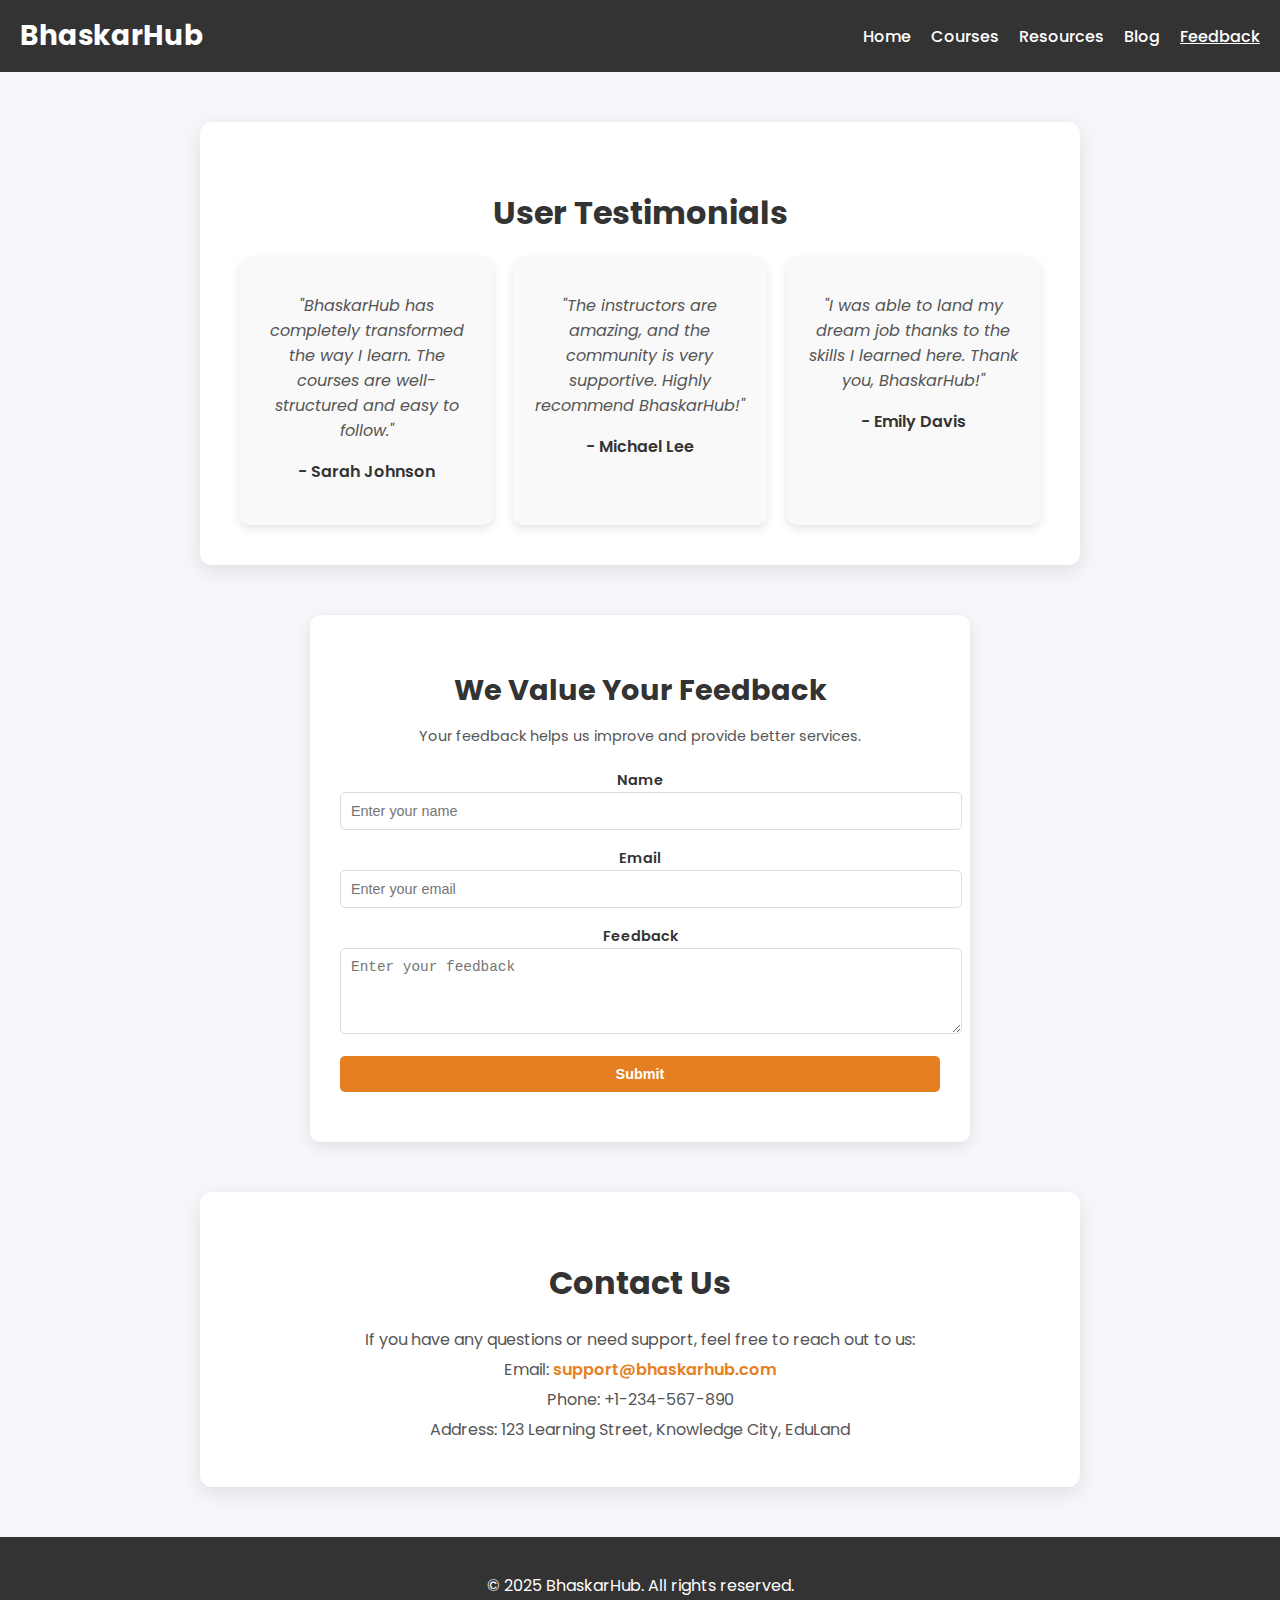
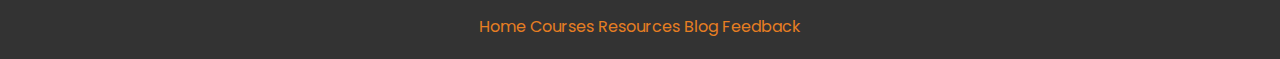
<file: feedback.html>
<!DOCTYPE html>
<html lang="en">

<head>
    <meta charset="UTF-8">
    <meta name="viewport" content="width=device-width, initial-scale=1.0">
    <title>Feedback - BhaskarHub</title>
    <link href="https://fonts.googleapis.com/css2?family=Poppins:wght@400;600&display=swap" rel="stylesheet">
    <style>
        body {
            font-family: 'Poppins', sans-serif;
            margin: 0;
            padding: 0;
            background-color: #f5f7fa;
            color: #333;
        }

        header {
            background-color: #333;
            color: #fff;
            padding: 15px 20px;
            display: flex;
            justify-content: space-between;
            align-items: center;
        }

        header .logo {
            font-size: 28px;
            font-weight: bold;
        }

        nav ul {
            list-style-type: none;
            margin: 0;
            padding: 0;
            display: flex;
        }

        nav ul li {
            margin-left: 20px;
        }

        nav ul li a {
            color: #fff;
            text-decoration: none;
            font-weight: 500;
            transition: color 0.3s ease;
        }

        nav ul li a:hover {
            color: #e67e22;
        }

        nav ul li a.active {
            text-decoration: underline;
        }

        .user-testimonials {
            margin: 50px auto;
            padding: 40px;
            background-color: #fff;
            border-radius: 12px;
            box-shadow: 0 6px 20px rgba(0, 0, 0, 0.1);
            max-width: 800px;
        }

        .user-testimonials h2 {
            text-align: center;
            color: #333;
            margin-bottom: 20px;
            font-size: 2rem;
        }

        .testimonial-grid {
            display: grid;
            grid-template-columns: repeat(auto-fit, minmax(250px, 1fr));
            gap: 20px;
        }

        .testimonial {
            background-color: #f9f9f9;
            padding: 20px;
            border-radius: 10px;
            box-shadow: 0 4px 10px rgba(0, 0, 0, 0.1);
            text-align: center;
        }

        .testimonial p {
            font-style: italic;
            color: #555;
            font-size: 1rem;
        }

        .testimonial h4 {
            margin-top: 10px;
            color: #333;
            font-weight: 600;
        }

        .feedback {
            max-width: 600px;
            margin: 40px auto;
            padding: 30px;
            background-color: #fff;
            border-radius: 10px;
            box-shadow: 0 4px 15px rgba(0, 0, 0, 0.1);
            text-align: center;
        }

        .feedback h2 {
            font-size: 1.8rem;
            color: #333;
            margin-bottom: 10px;
        }

        .feedback p {
            font-size: 0.9rem;
            color: #555;
            margin-bottom: 20px;
        }

        .feedback-form {
            display: flex;
            flex-direction: column;
            gap: 15px;
        }

        .form-group label {
            font-size: 0.9rem;
            font-weight: 600;
            color: #333;
            margin-bottom: 5px;
            text-align: left;
        }

        .form-group input,
        .form-group textarea {
            width: 100%;
            padding: 10px;
            border: 1px solid #ddd;
            border-radius: 5px;
            font-size: 0.9rem;
            transition: border-color 0.3s ease;
        }

        .form-group input:focus,
        .form-group textarea:focus {
            border-color: #e67e22;
            outline: none;
        }

        .cta-button {
            background-color: #e67e22;
            color: white;
            padding: 10px 20px;
            border: none;
            border-radius: 5px;
            font-size: 0.9rem;
            font-weight: 600;
            cursor: pointer;
            transition: background-color 0.3s ease, transform 0.2s ease;
        }

        .cta-button:hover {
            background-color: #d35400;
            transform: scale(1.05);
        }

        .success-message {
            font-size: 0.9rem;
            color: #27ae60;
            margin-top: 15px;
            opacity: 0;
            transition: opacity 0.5s ease;
        }

        .contact-info {
            margin: 50px auto;
            padding: 40px;
            background-color: #fff;
            border-radius: 12px;
            box-shadow: 0 6px 20px rgba(0, 0, 0, 0.1);
            max-width: 800px;
            text-align: center;
        }

        .contact-info h2 {
            margin-bottom: 20px;
            color: #333;
            font-size: 2rem;
        }

        .contact-info p {
            margin: 5px 0;
            color: #555;
            font-size: 1rem;
        }

        .contact-info a {
            color: #e67e22;
            text-decoration: none;
            font-weight: 600;
        }

        .contact-info a:hover {
            text-decoration: underline;
        }

        footer {
            text-align: center;
            padding: 20px;
            background-color: #333;
            color: #fff;
            margin-top: 50px;
        }

        footer a {
            color: #e67e22;
            text-decoration: none;
        }

        footer a:hover {
            text-decoration: underline;
        }
    </style>
</head>

<body>
    <!-- Header -->
    <header>
        <div class="logo">BhaskarHub</div>
        <nav>
            <ul>
                <li><a href="index.html">Home</a></li>
                <li><a href="courses.html">Courses</a></li>
                <li><a href="resources.html">Resources</a></li>
                <li><a href="blog.html">Blog</a></li>
                <li><a href="feedback.html" class="active">Feedback</a></li>
            </ul>
        </nav>
    </header>

    <!-- User Testimonials Section -->
    <section class="user-testimonials">
        <h2>User Testimonials</h2>
        <div class="testimonial-grid">
            <div class="testimonial">
                <p>"BhaskarHub has completely transformed the way I learn. The courses are well-structured and easy to follow."</p>
                <h4>- Sarah Johnson</h4>
            </div>
            <div class="testimonial">
                <p>"The instructors are amazing, and the community is very supportive. Highly recommend BhaskarHub!"</p>
                <h4>- Michael Lee</h4>
            </div>
            <div class="testimonial">
                <p>"I was able to land my dream job thanks to the skills I learned here. Thank you, BhaskarHub!"</p>
                <h4>- Emily Davis</h4>
            </div>
        </div>
    </section>

    <!-- Feedback Section -->
    <section class="feedback">
        <h2>We Value Your Feedback</h2>
        <p>Your feedback helps us improve and provide better services.</p>
        <form id="feedbackForm" class="feedback-form">
            <div class="form-group">
                <label for="name">Name</label>
                <input type="text" id="name" placeholder="Enter your name" required>
            </div>
            <div class="form-group">
                <label for="email">Email</label>
                <input type="email" id="email" placeholder="Enter your email" required>
            </div>
            <div class="form-group">
                <label for="message">Feedback</label>
                <textarea id="message" rows="4" placeholder="Enter your feedback" required></textarea>
            </div>
            <button type="submit" class="cta-button">Submit</button>
        </form>
        <p id="feedbackMessage" class="success-message"></p>
    </section>

    <!-- Contact Information Section -->
    <section class="contact-info">
        <h2>Contact Us</h2>
        <p>If you have any questions or need support, feel free to reach out to us:</p>
        <p>Email: <a href="mailto:support@bhaskarhub.com">support@bhaskarhub.com</a></p>
        <p>Phone: +1-234-567-890</p>
        <p>Address: 123 Learning Street, Knowledge City, EduLand</p>
    </section>

    <!-- Footer -->
    <footer>
        <p>&copy; 2025 BhaskarHub. All rights reserved.</p>
        <div class="footer-links">
            <a href="index.html">Home</a>
            <a href="courses.html">Courses</a>
            <a href="resources.html">Resources</a>
            <a href="blog.html">Blog</a>
            <a href="feedback.html">Feedback</a>
        </div>
    </footer>

    <script>
        document.getElementById('feedbackForm').addEventListener('submit', function (e) {
            e.preventDefault();
            const feedbackMessage = document.getElementById('feedbackMessage');
            feedbackMessage.textContent = 'Thank you for your feedback!';
            feedbackMessage.style.opacity = 1;
            setTimeout(() => {
                feedbackMessage.style.opacity = 0;
                this.reset();
            }, 3000);
        });
    </script>
</body>

</html>
</file>
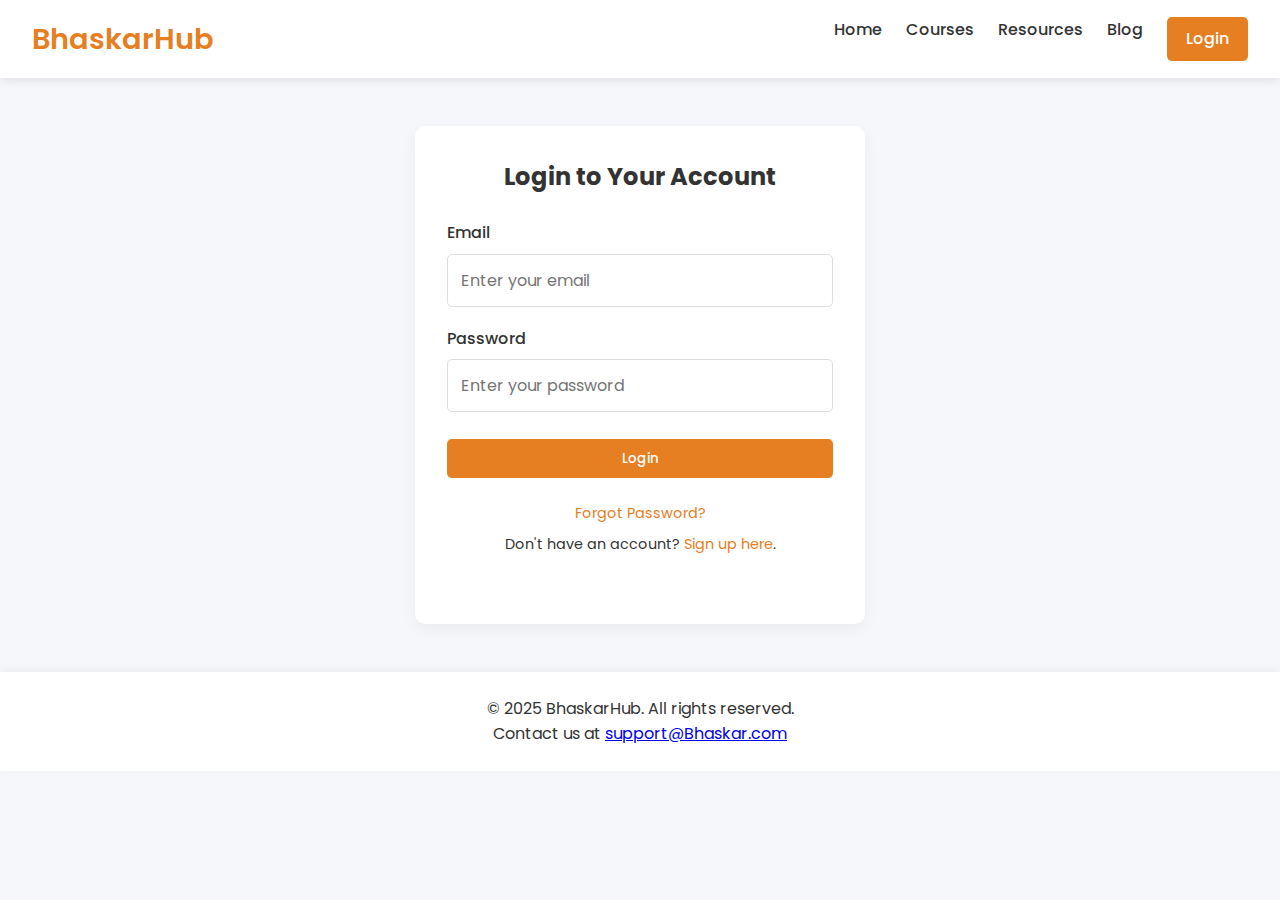
<file: login.html>
<!DOCTYPE html>
<html lang="en">

<head>
    <meta charset="UTF-8">
    <meta name="viewport"="width=device-width, initial-scale=1.0">
    <title>Login - BhaskarHub</title>
    <link rel="stylesheet" href="https://fonts.googleapis.com/css2?family=Poppins:wght@400;600&display=swap">
    <style>
        /* Base Styles */
        * {
            margin: 0;
            padding: 0;
            box-sizing: border-box;
            font-family: 'Poppins', sans-serif;
        }

        body {
            background-color: #f5f7fa;
            color: #333;
            line-height: 1.6;
        }

        /* Header Styles */
        header {
            background-color: #ffffff;
            box-shadow: 0 2px 10px rgba(0, 0, 0, 0.1);
            padding: 1rem 2rem;
            display: flex;
            justify-content: space-between;
            align-items: center;
        }

        .logo {
            font-size: 1.8rem;
            font-weight: 600;
            color: #e67e22;
            animation: logoBounce 2s infinite;
        }

        nav ul {
            display: flex;
            list-style: none;
        }

        nav ul li {
            margin-left: 1.5rem;
        }

        nav ul li a {
            text-decoration: none;
            color: #333;
            font-weight: 500;
            transition: color 0.3s;
        }

        nav ul li a:hover {
            color: #e67e22;
        }

        /* Button Styles */
        .cta-button {
            background-color: #e67e22;
            color: white;
            border: none;
            padding: 0.6rem 1.2rem;
            border-radius: 5px;
            font-weight: 500;
            cursor: pointer;
            transition: background-color 0.3s;
            text-decoration: none;
            display: inline-block;
        }

        /* Login Section Styles */
        .login {
            max-width: 450px;
            margin: 3rem auto;
            padding: 2rem;
            background-color: #ffffff;
            border-radius: 10px;
            box-shadow: 0 5px 15px rgba(0, 0, 0, 0.05);
        }

        .login h2 {
            text-align: center;
            margin-bottom: 1.5rem;
            color: #333;
        }

        .login-form {
            display: flex;
            flex-direction: column;
        }

        .form-group {
            margin-bottom: 1.2rem;
        }

        .form-group label {
            display: block;
            margin-bottom: 0.5rem;
            font-weight: 500;
        }

        .form-group input {
            width: 100%;
            padding: 0.8rem;
            border: 1px solid #ddd;
            border-radius: 5px;
            font-size: 1rem;
            transition: border-color 0.3s;
        }

        .form-group input:focus {
            outline: none;
            border-color: #e67e22;
        }

        .login-options {
            margin-top: 1.5rem;
            text-align: center;
            font-size: 0.9rem;
        }

        .login-options a {
            color: #e67e22;
            text-decoration: none;
            transition: color 0.3s;
        }

        .login-options a:hover {
            text-decoration: underline;
        }

        .login-options p {
            margin-top: 0.5rem;
        }

        /* Error Message Styles */
        .error-message {
            color: #e74c3c;
            margin-top: 1rem;
            text-align: center;
            font-size: 0.9rem;
            min-height: 1.2rem;
        }

        /* Footer Styles */
        footer {
            text-align: center;
            padding: 1.5rem;
            background-color: #ffffff;
            margin-top: 1rem; /* Reduced margin-top to remove extra space */
            box-shadow: 0 -2px 10px rgba(0, 0, 0, 0.05);
        }

        /* Responsive Styles */
        @media (max-width: 768px) {
            header {
                flex-direction: column;
                padding: 1rem;
            }

            .logo {
                margin-bottom: 1rem;
            }

            nav ul {
                flex-wrap: wrap;
                justify-content: center;
            }

            nav ul li {
                margin: 0.5rem;
            }

            .login {
                margin: 2rem 1rem;
                padding: 1.5rem;
            }
        }

        @media (max-width: 480px) {
            .login {
                padding: 1.2rem;
            }

            .form-group input {
                padding: 0.7rem;
            }
        }

        /* Animation Styles */
        .fade-in {
            animation: fadeIn 1s ease-in-out;
        }

        @keyframes fadeIn {
            from {
                opacity: 0;
                transform: translateY(-20px);
            }
            to {
                opacity: 1;
                transform: translateY(0);
            }
        }

        .button-hover {
            transition: transform 0.3s, background-color 0.3s;
        }

        .button-hover:hover {
            transform: scale(1.05);
            background-color: #d35400;
        }

        /* Forgot Password Animation */
        .fade-in-message {
            animation: fadeInMessage 0.5s ease-in-out;
        }

        @keyframes fadeInMessage {
            from {
                opacity: 0;
                transform: translateY(-10px);
            }
            to {
                opacity: 1;
                transform: translateY(0);
            }
        }

        .forgot-password-hover {
            transition: color 0.3s, text-decoration 0.3s;
        }

        .forgot-password-hover:hover {
            color: #d35400;
            text-decoration: underline;
        }

        /* Modal Styles */
        .modal {
            position: fixed;
            top: 0;
            left: 0;
            width: 100%;
            height: 100%;
            background-color: rgba(0, 0, 0, 0.5);
            display: flex;
            justify-content: center;
            align-items: center;
            z-index: 1000;
        }

        .modal-content {
            background-color: #ffffff;
            padding: 2rem;
            border-radius: 10px;
            box-shadow: 0 5px 15px rgba(0, 0, 0, 0.3);
            text-align: center;
            max-width: 400px;
            width: 90%;
        }

        .modal-content h3 {
            margin-bottom: 1rem;
            color: #333;
        }

        .modal-content p {
            margin-bottom: 1.5rem;
            color: #555;
        }

        .modal-content input {
            width: 100%;
            padding: 0.8rem;
            margin-bottom: 1rem;
            border: 1px solid #ddd;
            border-radius: 5px;
            font-size: 1rem;
        }

        .modal-actions {
            display: flex;
            justify-content: space-between;
        }

        .modal-actions button {
            flex: 1;
            margin: 0 0.5rem;
        }

        /* Notification Styles */
        .notification {
            position: fixed;
            top: 20px;
            left: 50%;
            transform: translateX(-50%);
            background-color: #e67e22;
            color: white;
            padding: 1rem 2rem;
            border-radius: 5px;
            box-shadow: 0 5px 15px rgba(0, 0, 0, 0.2);
            font-size: 1rem;
            z-index: 1001;
            opacity: 0;
        }

        .fade-in-message {
            animation: fadeInMessage 0.5s forwards;
        }

        .fade-out-message {
            animation: fadeOutMessage 0.5s forwards;
        }

        @keyframes fadeOutMessage {
            from {
                opacity: 1;
            }
            to {
                opacity: 0;
            }
        }

        /* Popup Modal Styles */
        .popup-modal {
            position: fixed;
            top: 50%;
            left: 50%;
            transform: translate(-50%, -50%) scale(0.8);
            background: linear-gradient(135deg, #ffffff, #f9f9f9);
            padding: 2rem;
            border-radius: 15px;
            box-shadow: 0 8px 20px rgba(0, 0, 0, 0.2);
            z-index: 1001;
            opacity: 0;
            visibility: hidden;
            animation: slideIn 0.6s ease forwards;
        }

        .popup-modal.show {
            visibility: visible;
        }

        .popup-modal h3 {
            margin-bottom: 1rem;
            font-size: 1.8rem;
            color: #333;
            text-align: center;
            font-weight: 600;
        }

        .popup-modal p {
            margin-bottom: 2rem;
            font-size: 1rem;
            color: #555;
            text-align: center;
            line-height: 1.5;
        }

        .popup-modal .close-button {
            background: linear-gradient(135deg, #e67e22, #d35400);
            color: white;
            border: none;
            padding: 0.8rem 1.5rem;
            border-radius: 25px;
            font-weight: 600;
            cursor: pointer;
            transition: background 0.3s ease, transform 0.2s ease;
            display: block;
            margin: 0 auto;
            text-align: center;
        }

        .popup-modal .close-button:hover {
            background: linear-gradient(135deg, #d35400, #e67e22);
            transform: scale(1.05);
        }

        .popup-overlay {
            position: fixed;
            top: 0;
            left: 0;
            width: 100%;
            height: 100%;
            background: rgba(0, 0, 0, 0.6);
            z-index: 1000;
            opacity: 0;
            visibility: hidden;
            transition: opacity 0.3s ease;
        }

        .popup-overlay.show {
            opacity: 1;
            visibility: visible;
        }

        /* Slide-In Animation */
        @keyframes slideIn {
            0% {
                opacity: 0;
                transform: translate(-50%, -60%) scale(0.8);
            }
            100% {
                opacity: 1;
                transform: translate(-50%, -50%) scale(1);
            }
        }

        /* Logo Animation */
        @keyframes logoBounce {
            0%, 100% {
                transform: translateY(0);
            }
            50% {
                transform: translateY(-10px);
            }
        }

        /* Password Strength Styles */
        .password-strength {
            font-size: 0.9rem;
            margin-top: 0.5rem;
            transition: transform 0.3s ease, opacity 0.3s ease, background-color 0.3s ease;
            opacity: 0;
        }

        /* Success Toast Styles */
        .success-toast {
            position: fixed;
            top: 20px;
            left: 50%;
            transform: translateX(-50%);
            background-color: #28a745;
            color: white;
            padding: 1rem 2rem;
            border-radius: 5px;
            box-shadow: 0 5px 15px rgba(0, 0, 0, 0.2);
            font-size: 1rem;
            z-index: 1001;
            opacity: 0;
            transition: opacity 0.3s ease;
        }

        .success-toast.show {
            opacity: 1;
        }

        /* Custom Modal Styles */
        .modal-overlay {
            position: fixed;
            top: 0;
            left: 0;
            width: 100%;
            height: 100%;
            background: rgba(0, 0, 0, 0.6);
            z-index: 1000;
            opacity: 0;
            visibility: hidden;
            transition: opacity 0.3s ease;
        }

        .modal-overlay.show {
            opacity: 1;
            visibility: visible;
        }

        .custom-modal {
            position: fixed;
            top: 50%;
            left: 50%;
            transform: translate(-50%, -50%) scale(0.8);
            background: linear-gradient(135deg, #ffffff, #f9f9f9);
            padding: 2rem;
            border-radius: 15px;
            box-shadow: 0 8px 20px rgba(0, 0, 0, 0.2);
            z-index: 1001;
            opacity: 0;
            visibility: hidden;
            transition: opacity 0.3s ease, transform 0.3s ease;
        }

        .custom-modal.show {
            opacity: 1;
            visibility: visible;
            transform: translate(-50%, -50%) scale(1);
        }

        .custom-modal h3 {
            margin-bottom: 1rem;
            font-size: 1.8rem;
            color: #333;
            text-align: center;
            font-weight: 600;
        }

        .custom-modal p {
            margin-bottom: 2rem;
            font-size: 1rem;
            color: #555;
            text-align: center;
            line-height: 1.5;
        }

        .custom-modal .close-button {
            background: linear-gradient(135deg, #e67e22, #d35400);
            color: white;
            border: none;
            padding: 0.8rem 1.5rem;
            border-radius: 25px;
            font-weight: 600;
            cursor: pointer;
            transition: background 0.3s ease, transform 0.2s ease;
            display: block;
            margin: 0 auto;
            text-align: center;
        }

        .custom-modal .close-button:hover {
            background: linear-gradient(135deg, #d35400, #e67e22);
            transform: scale(1.05);
        }
    </style>
    <script>
        document.addEventListener('DOMContentLoaded', function() {
            const loginForm = document.getElementById('loginForm');
            const emailInput = document.getElementById('email');
            const passwordInput = document.getElementById('password');
            const errorMessage = document.getElementById('errorMessage');
            const successMessage = document.getElementById('successMessage');
            const submitButton = loginForm.querySelector('.cta-button');

            loginForm.addEventListener('submit', function(e) {
                e.preventDefault();

                const email = emailInput.value.trim();
                const password = passwordInput.value;

                errorMessage.textContent = '';
                successMessage.style.opacity = 0;

                if (!validateEmail(email)) {
                    highlightField('email');
                    errorMessage.textContent = 'Please enter a valid email address.';
                    emailInput.focus();
                    return;
                }

                if (password.length < 6) {
                    highlightField('password');
                    errorMessage.textContent = 'Password must be at least 6 characters long.';
                    passwordInput.focus();
                    return;
                }

                submitButton.textContent = 'Logging in...';
                submitButton.disabled = true;

                try {
                    // Simulate login using localStorage
                    const users = JSON.parse(localStorage.getItem('users')) || [];
                    const user = users.find(u => u.email === email && u.password === password);

                    if (user) {
                        const successToast = document.getElementById('successToast');
                        successToast.textContent = '🎉 Login successful!';
                        successToast.classList.add('show');

                        setTimeout(() => {
                            successToast.classList.remove('show');
                            window.location.href = 'dashboard.html'; // Redirect to dashboard
                        }, 1000);

                        loginForm.reset();
                    } else {
                        errorMessage.textContent = 'Invalid email or password.';
                    }
                } catch (error) {
                    console.error('Error during login:', error);
                    errorMessage.textContent = 'An error occurred. Please try again.';
                } finally {
                    submitButton.textContent = 'Login';
                    submitButton.disabled = false;
                }
            });

            const forgotPasswordLink = document.getElementById('forgotPassword');

            forgotPasswordLink.addEventListener('click', function(e) {
                e.preventDefault();

                const forgotPasswordModal = document.createElement('div');
                forgotPasswordModal.classList.add('modal');
                forgotPasswordModal.innerHTML = `
                    <div class="modal-content fade-in">
                        <h3>Reset Password</h3>
                        <p>Please enter your email address to receive a password reset link.</p>
                        <input type="email" id="resetEmail" placeholder="Enter your email" required>
                        <div class="modal-actions">
                            <button id="sendResetLink" class="cta-button button-hover">Send Link</button>
                            <button id="closeModal" class="cta-button button-hover">Cancel</button>
                        </div>
                    </div>
                `;
                document.body.appendChild(forgotPasswordModal);

                const closeModal = document.getElementById('closeModal');
                const sendResetLink = document.getElementById('sendResetLink');
                const resetEmail = document.getElementById('resetEmail');

                closeModal.addEventListener('click', function() {
                    document.body.removeChild(forgotPasswordModal);
                });

                sendResetLink.addEventListener('click', function() {
                    const email = resetEmail.value.trim();
                    if (validateEmail(email)) {
                        const notification = document.createElement('div');
                        notification.classList.add('notification', 'fade-in-message');
                        notification.textContent = 'If this email is registered, you will receive a password reset link shortly.';
                        document.body.appendChild(notification);

                        setTimeout(() => {
                            notification.classList.add('fade-out-message');
                            notification.addEventListener('animationend', () => {
                                document.body.removeChild(notification);
                            });
                        }, 3000);

                        document.body.removeChild(forgotPasswordModal);
                    } else {
                        alert('Please enter a valid email address.');
                    }
                });
            });

            function validateEmail(email) {
                const re = /^[^\s@]+@[^\s@]+\.[^\s@]+$/;
                return re.test(email);
            }

            function highlightField(fieldId) {
                const field = document.getElementById(fieldId);
                field.style.borderColor = '#e74c3c';
                setTimeout(() => {
                    field.style.borderColor = '#ddd';
                }, 1500);
            }

            // Password Strength Indicator
            const passwordStrength = document.getElementById('passwordStrength');
            passwordInput.addEventListener('input', function () {
                const strength = getPasswordStrength(passwordInput.value);
                passwordStrength.textContent = strength.message;
                passwordStrength.style.color = strength.color;
                passwordStrength.style.opacity = 1;
                passwordStrength.style.transform = 'scale(1.2)';
                passwordStrength.style.backgroundColor = strength.bgColor;
                passwordStrength.style.padding = '0.3rem 0.5rem';
                passwordStrength.style.borderRadius = '5px';
                setTimeout(() => {
                    passwordStrength.style.transform = 'scale(1)';
                }, 300);
            });

            function getPasswordStrength(password) {
                if (password.length < 8) {
                    return { message: 'Weak', color: 'red', bgColor: '#f8d7da' };
                } else if (password.match(/[A-Z]/) && password.match(/[0-9]/)) {
                    return { message: 'Strong', color: 'green', bgColor: '#d4edda' };
                } else {
                    return { message: 'Medium', color: 'orange', bgColor: '#fff3cd' };
                }
            }

            // Add CSS for smooth transitions
            passwordStrength.style.transition = 'transform 0.3s ease, opacity 0.3s ease, background-color 0.3s ease';
            passwordStrength.style.opacity = 0;

            // Enhance Success Toast
            const successToast = document.getElementById('successToast');
            successToast.innerHTML = '<span>🎉</span> Login successful!';

            // Custom Modal
            const modalOverlay = document.getElementById('modalOverlay');
            const customModal = document.getElementById('customModal');
            const closeModalButton = document.getElementById('closeModalButton');

            closeModalButton.addEventListener('click', hideModal);
            modalOverlay.addEventListener('click', hideModal);

            function showModal() {
                const modalOverlay = document.getElementById('modalOverlay');
                const customModal = document.getElementById('customModal');
                modalOverlay.classList.add('show');
                customModal.classList.add('show');
            }

            function hideModal() {
                const modalOverlay = document.getElementById('modalOverlay');
                const customModal = document.getElementById('customModal');
                modalOverlay.classList.remove('show');
                customModal.classList.remove('show');
            }
        });
    </script>
</head>

<body>
    <!-- Header -->
    <header class="fade-in">
        <div class="logo">BhaskarHub</div>
        <nav>
            <ul>
                <li><a href="index.html">Home</a></li>
                <li><a href="courses.html">Courses</a></li>
                <li><a href="resources.html">Resources</a></li>
                <li><a href="blog.html">Blog</a></li>
                <li><a href="login.html" class="active cta-button">Login</a></li>
            </ul>
        </nav>
    </header>

    <!-- Login Section -->
    <section class="login fade-in">
        <h2>Login to Your Account</h2>
        <form id="loginForm" class="login-form">
            <div class="form-group">
                <label for="email">Email</label>
                <input type="email" id="email" placeholder="Enter your email" required>
            </div>
            <div class="form-group">
                <label for="password">Password</label>
                <input type="password" id="password" placeholder="Enter your password" required>
                <div id="passwordStrength" class="password-strength"></div>
            </div>
            <!-- Removed "Remember Me" checkbox -->
            <button type="submit" class="cta-button button-hover">Login</button>
        </form>
        <div class="login-options">
            <a href="#" id="forgotPassword" class="forgot-password-hover">Forgot Password?</a>
            <p>Don't have an account? <a href="signup.html">Sign up here</a>.</p>
        </div>
        <p id="errorMessage" class="error-message"></p>
        <p id="successMessage" class="success-message"></p>
    </section>

    <!-- Success Toast -->
    <div id="successToast" class="success-toast"></div>

    <!-- Custom Modal -->
    <div id="modalOverlay" class="modal-overlay"></div>
    <div id="customModal" class="custom-modal">
        <h3>Login to Access Content</h3>
        <p>Login to access amazing content and features!</p>
        <button id="closeModalButton" class="close-button">Got it!</button>
    </div>

    <!-- Footer -->
    <footer class="fade-in">
        <p>© 2025 BhaskarHub. All rights reserved.</p>
        <p>Contact us at <a href="mailto:support@Bhaskar.com">support@Bhaskar.com</a></p>
    </footer>
</body>

</html>
</file>
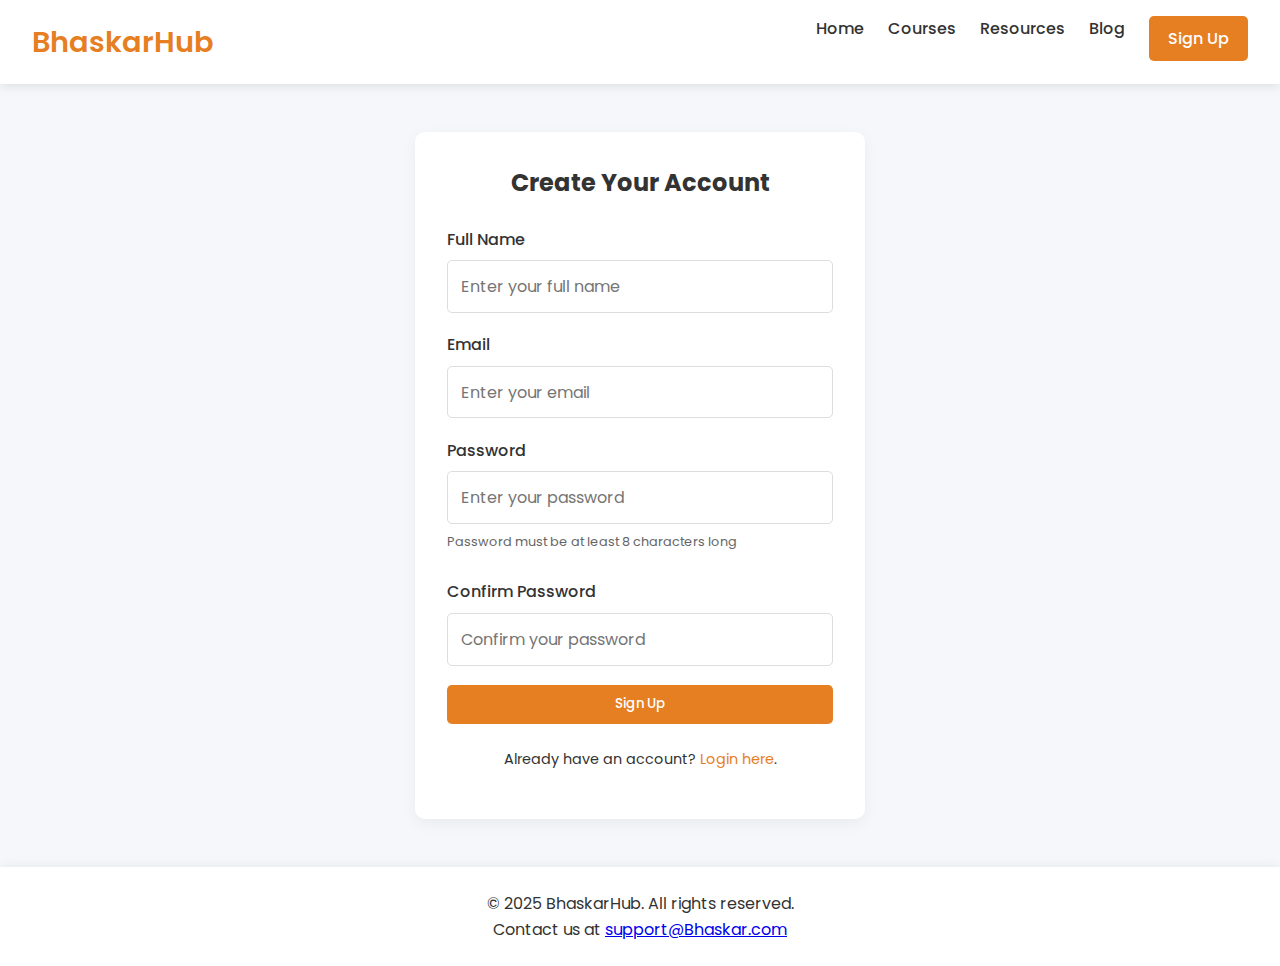
<file: signup.html>
<!DOCTYPE html>
<html lang="en">

<head>
    <meta charset="UTF-8">
    <meta name="viewport" content="width=device-width, initial-scale=1.0">
    <title>Sign Up - BhaskarHub</title>
    <link href="https://fonts.googleapis.com/css2?family=Poppins:wght@400;600&display=swap" rel="stylesheet">
    <style>
        /* Base Styles */
        * {
            margin: 0;
            padding: 0;
            box-sizing: border-box;
            font-family: 'Poppins', sans-serif;
        }

        body {
            background-color: #f5f7fa;
            color: #333;
            line-height: 1.6;
        }

        /* Header Styles */
        header {
            background-color: #ffffff;
            box-shadow: 0 2px 10px rgba(0, 0, 0, 0.1);
            padding: 1rem 2rem;
            display: flex;
            justify-content: space-between;
            align-items: center;
        }

        .logo {
            font-size: 1.8rem;
            font-weight: 600;
            color: #e67e22;
            animation: logoBounce 2s infinite;
        }

        nav ul {
            display: flex;
            list-style: none;
        }

        nav ul li {
            margin-left: 1.5rem;
        }

        nav ul li a {
            text-decoration: none;
            color: #333;
            font-weight: 500;
            transition: color 0.3s;
            position: relative;
            overflow: hidden;
        }

        nav ul li a:hover {
            color: #4a6bff;
        }

        nav ul li a::after {
            content: '';
            position: absolute;
            bottom: 0;
            left: 0;
            width: 0;
            height: 2px;
            background-color: #4a6bff;
            transition: width 0.3s;
        }

        nav ul li a:hover::after {
            width: 100%;
        }

        /* Button Styles */
        .cta-button {
            background-color: #e67e22;
            color: white;
            border: none;
            padding: 0.6rem 1.2rem;
            border-radius: 5px;
            font-weight: 500;
            cursor: pointer;
            transition: transform 0.3s, background-color 0.3s;
            text-decoration: none;
            display: inline-block;
        }

        /* Signup Section Styles */
        .login {
            max-width: 450px;
            margin: 3rem auto;
            padding: 2rem;
            background-color: #ffffff;
            border-radius: 10px;
            box-shadow: 0 5px 15px rgba(0, 0, 0, 0.05);
            animation: fadeIn 1s ease-in-out;
        }

        .login h2 {
            text-align: center;
            margin-bottom: 1.5rem;
            color: #333;
        }

        .login-form {
            display: flex;
            flex-direction: column;
        }

        .form-group {
            margin-bottom: 1.2rem;
        }

        .form-group label {
            display: block;
            margin-bottom: 0.5rem;
            font-weight: 500;
        }

        .form-group input {
            width: 100%;
            padding: 0.8rem;
            border: 1px solid #ddd;
            border-radius: 5px;
            font-size: 1rem;
            transition: box-shadow 0.3s, border-color 0.3s;
        }

        .form-group input:focus {
            outline: none;
            border-color: #e67e22;
        
        }

        .login-options {
            margin-top: 1.5rem;
            text-align: center;
            font-size: 0.9rem;
        }

        .login-options a {
            color: #e67e22;
            text-decoration: none;
            transition: color 0.3s;
        }

        .login-options a:hover {
            text-decoration: underline;
        }

        /* Error Message Styles */
        .error-message {
            color: #e74c3c;
            margin-top: 1rem;
            text-align: center;
            font-size: 0.9rem;
           
        }

        .success-message {
            color: #27ae60;
            margin-top: 1rem;
            text-align: center;
            font-size: 0.9rem;
            transition: opacity 0.5s ease-in-out;
            opacity: 0;
            animation: successFadeIn 0.5s ease-in-out;
        }

        /* Password Requirements */
        .password-requirements {
            font-size: 0.8rem;
            color: #666;
            margin-top: 0.5rem;
        }

        /* Footer Styles */
        footer {
            text-align: center;
            padding: 1.5rem;
            background-color: #ffffff;
            margin-top: 2rem;
            box-shadow: 0 -2px 10px rgba(0, 0, 0, 0.05);
        }

        /* Responsive Styles */
        @media (max-width: 768px) {
            header {
                flex-direction: column;
                padding: 1rem;
            }

            .logo {
                margin-bottom: 1rem;
            }

            nav ul {
                flex-wrap: wrap;
                justify-content: center;
            }

            nav ul li {
                margin: 0.5rem;
            }

            .login {
                margin: 2rem 1rem;
                padding: 1rem;
            }
        }

        @media (max-width: 480px) {
            .login {
                padding: 1.2rem;
            }

            .form-group input {
                padding: 0.7rem;
            }
        }

        /* Animation Styles */
        @keyframes fadeIn {
            from {
                opacity: 0;
                transform: translateY(20px);
            }
            to {
                opacity: 1;
                transform: translateY(0);
            }
        }

        @keyframes buttonHover {
            0% {
                transform: scale(1);
            }
            50% {
                transform: scale(1.05);
            }
            100% {
                transform: scale(1);
            }
        }

        /* Success Message Animation */
        @keyframes successFadeIn {
            from {
                opacity: 0;
                transform: scale(0.9);
            }
            to {
                opacity: 1;
                transform: scale(1);
            }
        }

        .success-toast {
            position: fixed;
            top: 20px;
            right: 20px;
            background-color: #27ae60;
            color: white;
            padding: 1rem 1.5rem;
            border-radius: 5px;
            box-shadow: 0 4px 10px rgba(0, 0, 0, 0.2);
            opacity: 0;
            transform: translateY(-20px);
            transition: opacity 0.5s ease, transform 0.5s ease;
            z-index: 1000;
        }

        .success-toast.show {
            opacity: 1;
            transform: translateY(0);
        }

        /* Password Strength Styles */
        .password-strength {
            font-size: 0.8rem;
            margin-top: 0.5rem;
        }

        /* Toggle Password Button Styles */
        .toggle-password {
            margin-top: 0.5rem;
            background: none;
            border: none;
            color: #e67e22;
            cursor: pointer;
            font-size: 0.9rem;
            text-decoration: underline;
        }

        .toggle-password:hover {
            color: #d35400;
        }

        /* Enhanced Custom Modal Styles */
        .custom-modal {
            position: fixed;
            top: 50%;
            left: 50%;
            transform: translate(-50%, -50%) scale(0.8);
            background: linear-gradient(135deg, #ffffff, #f9f9f9);
            padding: 2.5rem;
            border-radius: 15px;
            box-shadow: 0 8px 20px rgba(0, 0, 0, 0.2);
            z-index: 1001;
            opacity: 0;
            visibility: hidden;
            animation: slideIn 0.6s ease forwards;
        }

        .custom-modal.show {
            visibility: visible;
        }

        .custom-modal h3 {
            margin-bottom: 1rem;
            font-size: 1.8rem;
            color: #333;
            text-align: center;
            font-weight: 600;
        }

        .custom-modal p {
            margin-bottom: 2rem;
            font-size: 1rem;
            color: #555;
            text-align: center;
            line-height: 1.5;
        }

        .custom-modal .close-button {
            background: linear-gradient(135deg, #e67e22, #d35400);
            color: white;
            border: none;
            padding: 0.8rem 1.5rem;
            border-radius: 25px;
            font-weight: 600;
            cursor: pointer;
            transition: background 0.3s ease, transform 0.2s ease;
            display: block;
            margin: 0 auto;
            text-align: center;
        }

        .custom-modal .close-button:hover {
            background: linear-gradient(135deg, #d35400, #e67e22);
            transform: scale(1.05);
        }

        .modal-overlay {
            position: fixed;
            top: 0;
            left: 0;
            width: 100%;
            height: 100%;
            background: rgba(0, 0, 0, 0.6);
            z-index: 1000;
            opacity: 0;
            visibility: hidden;
            transition: opacity 0.3s ease;
        }

        .modal-overlay.show {
            opacity: 1;
            visibility: visible;
        }

        /* Unique Bounce-In Animation */
        @keyframes bounceIn {
            0% {
                opacity: 0;
                transform: translate(-50%, -50%) scale(0.8);
            }
            50% {
                opacity: 1;
                transform: translate(-50%, -50%) scale(1.1);
            }
            100% {
                opacity: 1;
                transform: translate(-50%, -50%) scale(1);
            }
        }

        /* Slide-In Animation */
        @keyframes slideIn {
            0% {
                opacity: 0;
                transform: translate(-50%, -60%) scale(0.8);
            }
            100% {
                opacity: 1;
                transform: translate(-50%, -50%) scale(1);
            }
        }

        /* Logo Animation */
        @keyframes logoBounce {
            0%, 100% {
                transform: translateY(0);
            }
            50% {
                transform: translateY(-10px);
            }
        }
    </style>
</head>

<body>
    <!-- Header -->
    <header>
        <div class="logo">BhaskarHub</div>
        <nav>
            <ul>
                <li><a href="index.html">Home</a></li>
                <li><a href="courses.html">Courses</a></li>
                <li><a href="resources.html">Resources</a></li>
                <li><a href="blog.html">Blog</a></li>
                <li><a href="signup.html" class="active cta-button">Sign Up</a></li>
            </ul>
        </nav>
    </header>

    <!-- Sign-Up Section -->
    <section class="login">
        <h2>Create Your Account</h2>
        <form id="signupForm" class="login-form">
            <div class="form-group">
                <label for="fullName">Full Name</label>
                <input type="text" id="fullName" placeholder="Enter your full name" required>
            </div>
            <div class="form-group">
                <label for="email">Email</label>
                <input type="email" id="email" placeholder="Enter your email" required>
            </div>
            <div class="form-group">
                <label for="password">Password</label>
                <input type="password" id="password" placeholder="Enter your password" required>
                <div class="password-requirements">
                    Password must be at least 8 characters long
                </div>
                <div id="passwordStrength" class="password-strength"></div>
            </div>
            <div class="form-group">
                <label for="confirmPassword">Confirm Password</label>
                <input type="password" id="confirmPassword" placeholder="Confirm your password" required>
            </div>
            <!-- Removed "I agree to the Terms and Conditions" checkbox -->
            <button type="submit" class="cta-button">Sign Up</button>
        </form>
        <div class="login-options">
            <p>Already have an account? <a href="login.html">Login here</a>.</p>
        </div>
        <p id="errorMessage" class="error-message"></p>
        <p id="successMessage" class="success-message"></p>
    </section>

    <!-- Success Toast -->
    <div id="successToast" class="success-toast"></div>

    <!-- Custom Modal -->
    <div id="modalOverlay" class="modal-overlay"></div>
    <div id="customModal" class="custom-modal">
        <h3>Sign Up to Unlock Content</h3>
        <p>Sign up to unlock amazing content and features!</p>
        <button id="closeModalButton" class="close-button">Got it!</button>
    </div>

    <!-- Footer -->
    <footer>
        <p>&copy; 2025 BhaskarHub. All rights reserved.</p>
        <p>Contact us at <a href="mailto:support@Bhaskar.com">support@Bhaskar.com</a></p>
    </footer>

    <!-- <script src="https://cdnjs.cloudflare.com/ajax/libs/crypto-js/4.1.1/crypto-js.min.js" defer></script>
    <script>
        document.addEventListener('DOMContentLoaded', function() {
            // Lock specific links with a positive message
            const lockedLinks = document.querySelectorAll('nav ul li a[href="index.html"], nav ul li a[href="courses.html"], nav ul li a[href="resources.html"], nav ul li a[href="blog.html"]');
            lockedLinks.forEach(link => {
                link.addEventListener('click', function(e) {
                    e.preventDefault();
                    showModal();
                });
            });

            const signupForm = document.getElementById('signupForm');
            const errorMessage = document.getElementById('errorMessage');
            const successMessage = document.getElementById('successMessage');
            const submitButton = signupForm.querySelector('.cta-button');

            signupForm.addEventListener('submit', function(e) {
                e.preventDefault();

                const fullName = document.getElementById('fullName').value.trim();
                const email = document.getElementById('email').value.trim();
                const password = document.getElementById('password').value;
                const confirmPassword = document.getElementById('confirmPassword').value;

                errorMessage.textContent = '';
                successMessage.style.opacity = 0;

                if (fullName.length < 2) {
                    errorMessage.textContent = 'Please enter a valid full name';
                    return;
                }

                if (!validateEmail(email)) {
                    errorMessage.textContent = 'Please enter a valid email address';
                    return;
                }

                if (password.length < 8) {
                    errorMessage.textContent = 'Password must be at least 8 characters long';
                    return;
                }

                if (password !== confirmPassword) {
                    errorMessage.textContent = 'Passwords do not match';
                    return;
                }

                submitButton.disabled = true;
                submitButton.textContent = 'Processing...';

                try {
                    // Simulate saving user data to localStorage
                    const users = JSON.parse(localStorage.getItem('users')) || [];
                    if (users.some(user => user.email === email)) {
                        throw new Error('Email already exists');
                    }

                    users.push({ fullName, email, password });
                    localStorage.setItem('users', JSON.stringify(users));

                    const successToast = document.getElementById('successToast');
                    successToast.textContent = '🎉 Account created successfully!';
                    successToast.classList.add('show');

                    setTimeout(() => {
                        successToast.classList.remove('show');
                        window.location.href = 'login.html';
                    }, 1000);

                    signupForm.reset();
                } catch (error) {
                    errorMessage.textContent = error.message || 'An error occurred. Please try again.';
                } finally {
                    submitButton.disabled = false;
                    submitButton.textContent = 'Sign Up';
                }
            });

            function validateEmail(email) {
                const re = /^[^\s@]+@[^\s@]+\.[^\s@]+$/;
                return re.test(email);
            }

            document.getElementById('fullName').addEventListener('input', clearMessages);
            document.getElementById('email').addEventListener('input', clearMessages);
            document.getElementById('password').addEventListener('input', clearMessages);
            document.getElementById('confirmPassword').addEventListener('input', clearMessages);

            function clearMessages() {
                errorMessage.textContent = '';
                successMessage.style.opacity = 0;
            }

            // Password Strength Indicator
            const passwordStrength = document.getElementById('passwordStrength');
            const passwordInput = document.getElementById('password');
            passwordInput.addEventListener('input', function() {
                const strength = getPasswordStrength(passwordInput.value);
                passwordStrength.textContent = strength.message;
                passwordStrength.style.color = strength.color;
                passwordStrength.style.opacity = 1;
                passwordStrength.style.transform = 'scale(1.2)';
                passwordStrength.style.backgroundColor = strength.bgColor;
                passwordStrength.style.padding = '0.3rem 0.5rem';
                passwordStrength.style.borderRadius = '5px';
                setTimeout(() => {
                    passwordStrength.style.transform = 'scale(1)';
                }, 300);
            });

            function getPasswordStrength(password) {
                if (password.length < 8) {
                    return { message: 'Weak', color: 'red', bgColor: '#f8d7da' };
                } else if (password.match(/[A-Z]/) && password.match(/[0-9]/)) {
                    return { message: 'Strong', color: 'green', bgColor: '#d4edda' };
                } else {
                    return { message: 'Medium', color: 'orange', bgColor: '#fff3cd' };
                }
            }

            // Add CSS for smooth transitions
            passwordStrength.style.transition = 'transform 0.3s ease, opacity 0.3s ease, background-color 0.3s ease';
            passwordStrength.style.opacity = 0;

            // Enhance Success Toast
            const successToast = document.getElementById('successToast');
            successToast.innerHTML = '<span>🎉</span> Account created successfully!';

            // Custom Modal
            const modalOverlay = document.getElementById('modalOverlay');
            const customModal = document.getElementById('customModal');
            const closeModalButton = document.getElementById('closeModalButton');

            closeModalButton.addEventListener('click', hideModal);
            modalOverlay.addEventListener('click', hideModal);

            function showModal() {
                const modalOverlay = document.getElementById('modalOverlay');
                const customModal = document.getElementById('customModal');
                modalOverlay.classList.add('show');
                customModal.classList.add('show');
            }

            function hideModal() {
                const modalOverlay = document.getElementById('modalOverlay');
                const customModal = document.getElementById('customModal');
                modalOverlay.classList.remove('show');
                customModal.classList.remove('show');
            }
        });
    </script> -->
</body>

</html>
</file>
